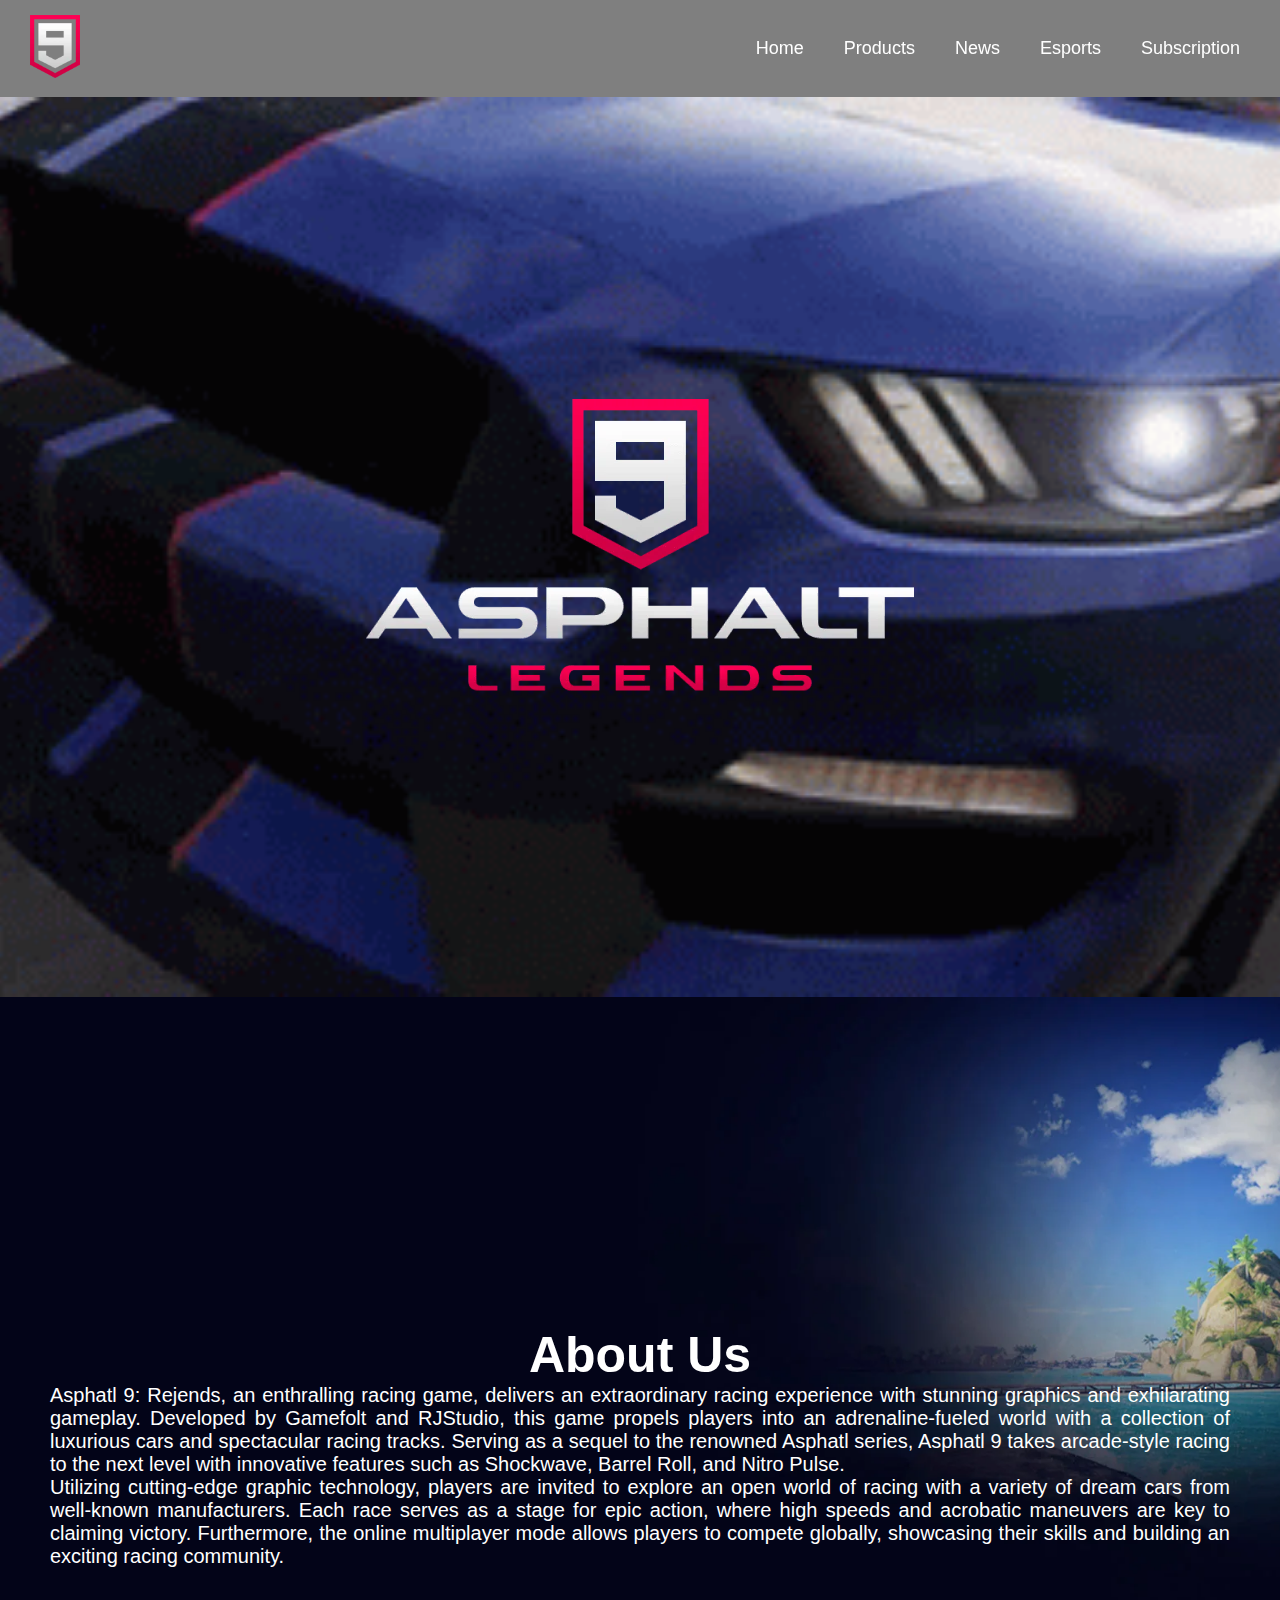
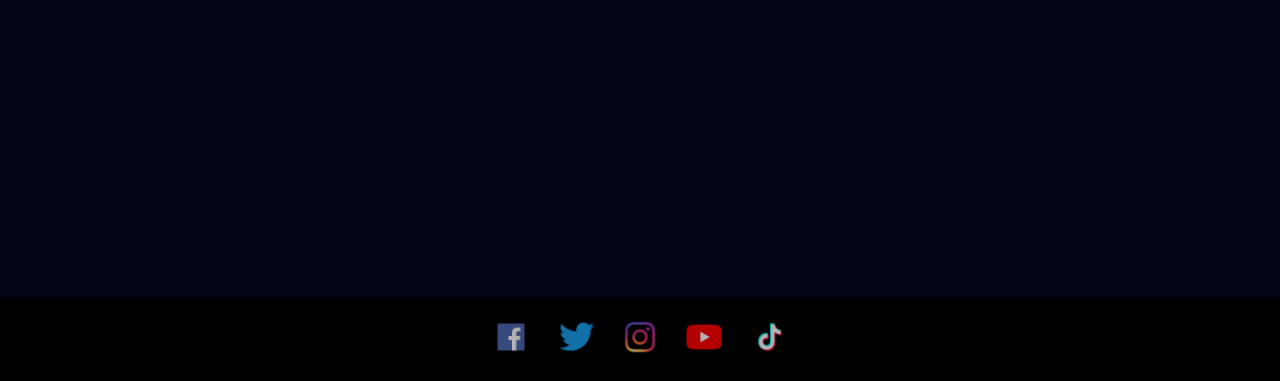
<file: index.html>
<!DOCTYPE html>
<html lang="en">
<head>
    <meta charset="UTF-8">
    <meta name="viewport" content="width=device-width, initial-scale=1.0">
    <title>Homepage</title>
    <link rel="stylesheet" href="styles.css">
</head>
<body>
    <header>
        <nav class="navbar">
            <div class="logo">
                <a href="/"><img src="home/Asphalt_9_legend.png" alt="Website Logo" ></a>
            </div>
            <ul class="nav-links">
                <li><a href="/">Home</a></li>
                <li><a href="/products/product.html">Products</a></li>
                <li><a href="/news/news.html">News</a></li>
                <li><a href="/esports/esports.html">Esports</a></li>
                <li><a href="/subscription/subscription.html">Subscription</a></li>
            </ul>
        </nav>
    </header>
    <main>
        <section id="home">
            <a href="https://www.youtube.com/watch?v=ot63S91Ihwk"><img src="home/middlelogo.jpg" alt="Website Logo"></a>
        </section>
        <section id="information">
            <h2 style="size: 500px;">About Us</h2>
            <p>Asphatl 9: Rejends, an enthralling racing game, delivers an extraordinary racing experience with stunning graphics and exhilarating gameplay. 
                Developed by Gamefolt and RJStudio, this game propels players into an adrenaline-fueled world with a collection of luxurious cars and spectacular racing tracks. 
                Serving as a sequel to the renowned Asphatl series, 
                Asphatl 9 takes arcade-style racing to the next level with innovative features such as Shockwave, Barrel Roll, and Nitro Pulse.</p>
            <p>Utilizing cutting-edge graphic technology, players are invited to explore an open world of racing with a variety of dream cars from well-known manufacturers. 
                Each race serves as a stage for epic action, where high speeds and acrobatic maneuvers are key to claiming victory. 
                Furthermore, the online multiplayer mode allows players to compete globally, 
                showcasing their skills and building an exciting racing community.</p>
            <p></p>
        </section>
    </main>
    <footer>
        <div class="social-media">
            <a href="https://gmlft.co/A9_FB_Website"><img src="facebook.png" alt="Facebook"></a>
            <a href="https://gmlft.co/A9_TW_Website"><img src="twitter.png" alt="Twitter"></a>
            <a href="https://gmlft.co/A9_IG_Website"><img src="instagram.png" alt="Instagram"></a>
            <a href="https://gmlft.co/A9_YT_Website"><img src="youtube.png" alt="Youtube"></a>
            <a href="https://gmlft.co/A9-TT-Website"><img src="tiktok.png" alt="Tiktok"></a>
        </div>
    </footer>    
    <script src="script.js"></script>
</body>
</html>
</file>
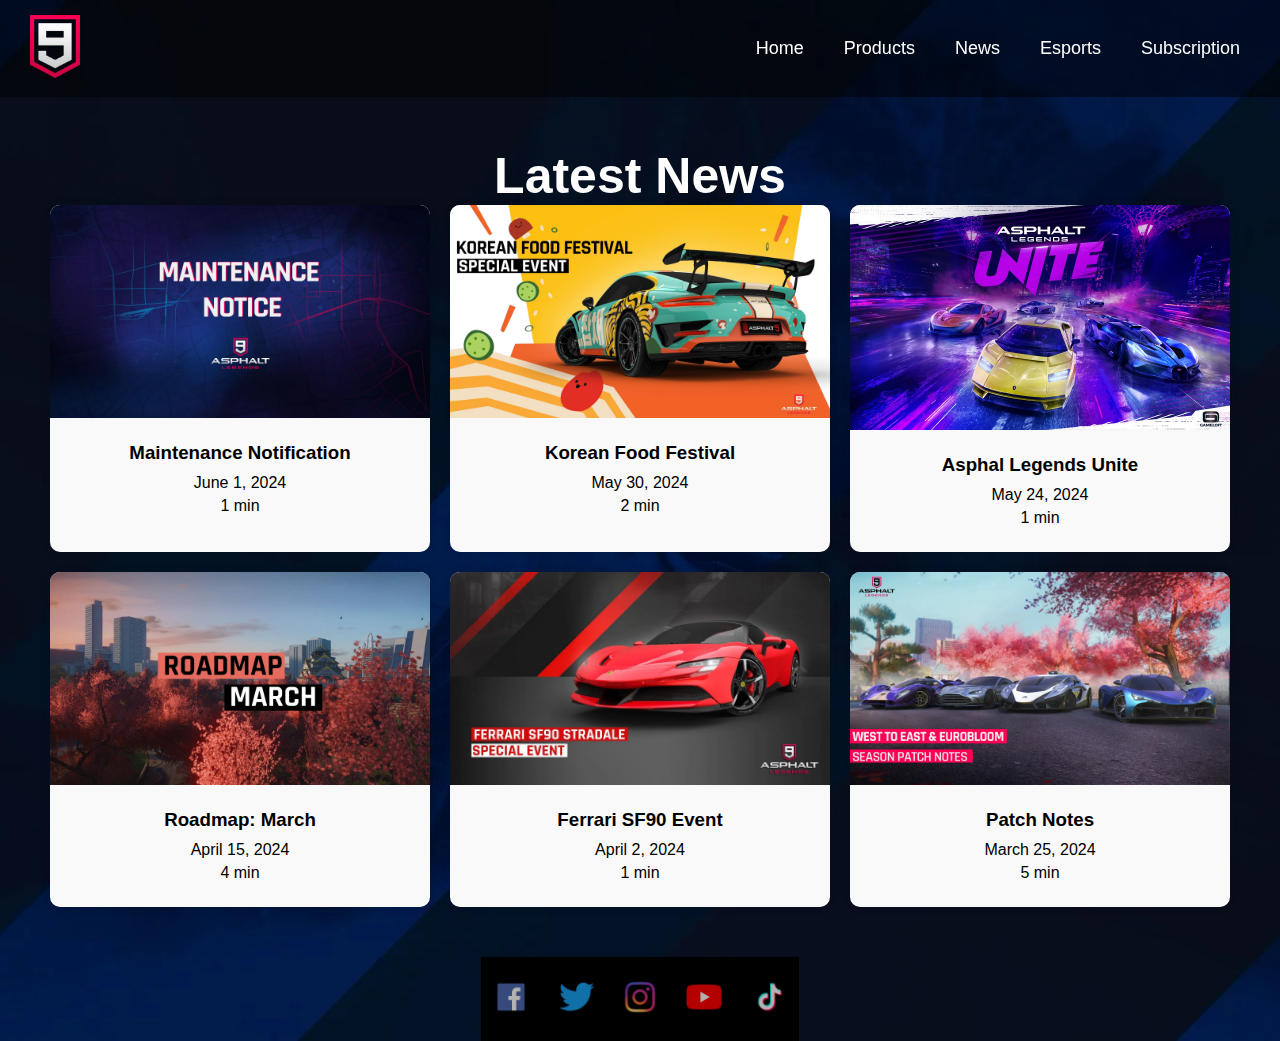
<file: news/news.html>
<!DOCTYPE html>
<html lang="en">
<head>
    <meta charset="UTF-8">
    <meta name="viewport" content="width=device-width, initial-scale=1.0">
    <title>News</title>
    <link rel="stylesheet" href="../styles.css">
    <link rel="stylesheet" href="style.css">
</head>
<body>
    <header>
        <nav class="navbar">
            <div class="logo">
                <a href="/"><img src="images/Asphalt_9_legend.png" alt="Website Logo" ></a>
            </div>
            <ul class="nav-links">
                <li><a href="/">Home</a></li>
                <li><a href="/products/product.html">Products</a></li>
                <li><a href="/news/news.html">News</a></li>
                <li><a href="/esports/esports.html">Esports</a></li>
                <li><a href="/subscription/subscription.html">Subscription</a></li>
            </ul>
        </nav>
    </header>
    <main>
        <section id="news">
            <h2>Latest News</h2>
            <div class="news-list">
                <div class="news-item">
                    <img src="images/news1.jpg" alt="News Image">
                    <div class="news-content">
                        <h3>Maintenance Notification</h3>
                        <p>June 1, 2024</p>
                        <p>1 min</p>
                    </div>
                </div>
                <div class="news-item">
                    <img src="images/news2.jpg" alt="News Image">
                    <div class="news-content">
                        <h3>Korean Food Festival</h3>
                        <p>May 30, 2024</p>
                        <p>2 min</p>
                    </div>
                </div>
                <div class="news-item">
                    <img src="images/news3.jpg" alt="News Image">
                    <div class="news-content">
                        <h3>Asphal Legends Unite</h3>
                        <p>May 24, 2024</p>
                        <p>1 min</p>
                    </div>
                </div>
                <div class="news-item">
                    <img src="images/news4.jpg" alt="News Image">
                    <div class="news-content">
                        <h3>Roadmap: March</h3>
                        <p>April 15, 2024</p>
                        <p>4 min</p>
                    </div>
                </div>
                <div class="news-item">
                    <img src="images/news5.jpg" alt="News Image">
                    <div class="news-content">
                        <h3>Ferrari SF90 Event</h3>
                        <p>April 2, 2024</p>
                        <p>1 min</p>
                    </div>
                </div>
                <div class="news-item">
                    <img src="images/news6.jpg" alt="News Image">
                    <div class="news-content">
                        <h3>Patch Notes</h3>
                        <p>March 25, 2024</p>
                        <p>5 min</p>
                    </div>
                </div>
            </div>
        </section>
    </main>
    <footer>
        <div class="social-media">
            <a href="https://gmlft.co/A9_FB_Website"><img src="../facebook.png" alt="Facebook"></a>
            <a href="https://gmlft.co/A9_TW_Website"><img src="../twitter.png" alt="Twitter"></a>
            <a href="https://gmlft.co/A9_IG_Website"><img src="../instagram.png" alt="Instagram"></a>
            <a href="https://gmlft.co/A9_YT_Website"><img src="../youtube.png" alt="Youtube"></a>
            <a href="https://gmlft.co/A9-TT-Website"><img src="../tiktok.png" alt="Tiktok"></a>
        </div>
    </footer>
    <script src="../script.js"></script>
</body>
</html>
</file>
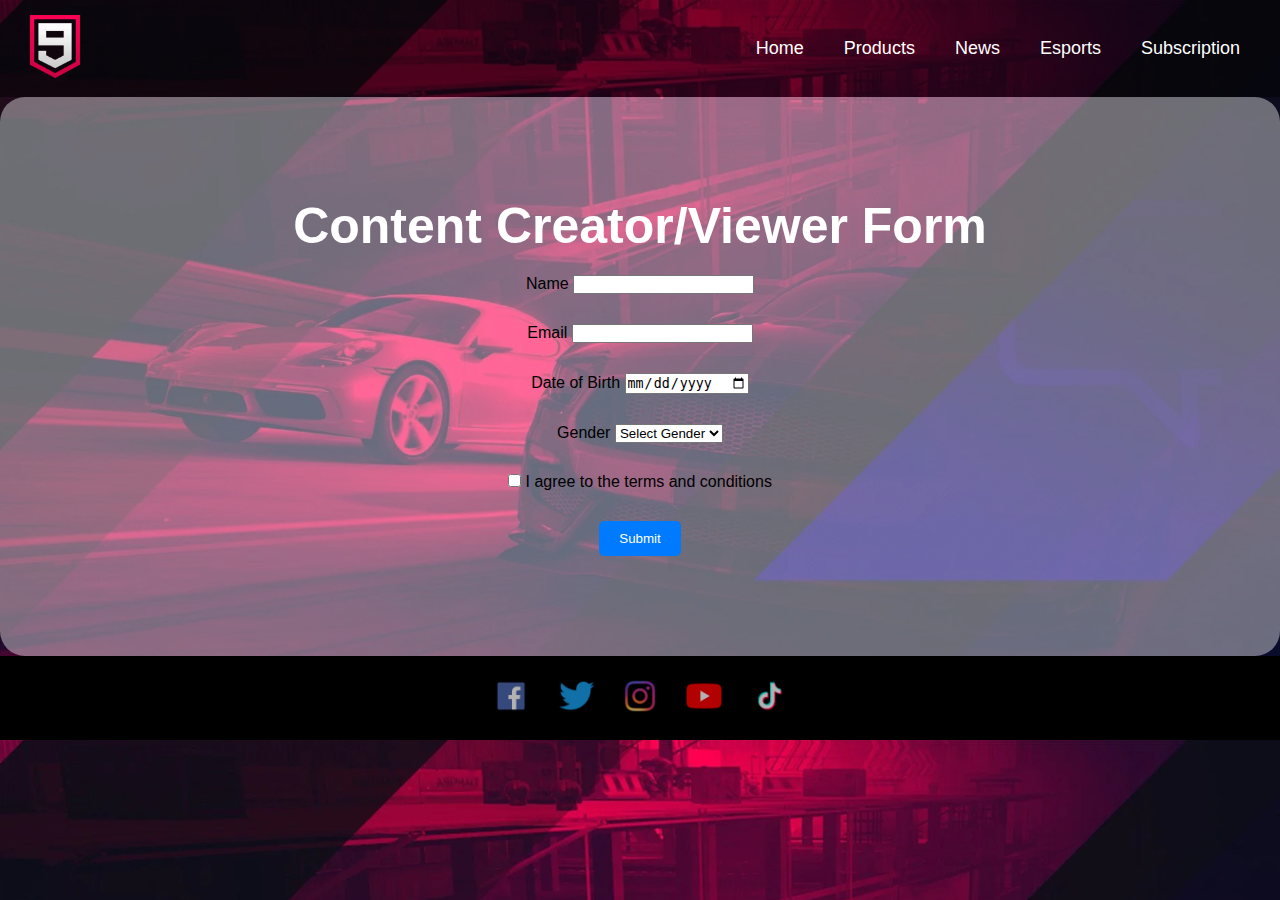
<file: subscription/subscription.html>
<!DOCTYPE html>
<html lang="en">
<head>
    <meta charset="UTF-8">
    <meta name="viewport" content="width=device-width, initial-scale=1.0">
    <title>Subscription</title>
    <link rel="stylesheet" href="../styles.css">
    <link rel="stylesheet" href="style.css">
</head>
<body>
    <header>
        <nav class="navbar">
            <div class="logo">
                <a href="/"><img src="Asphalt_9_legend.png" alt="Website Logo" ></a>
            </div>
            <ul class="nav-links">
                <li><a href="https://frappeee.github.io/Simple-Website">Home</a></li>
                <li><a href="https://frappeee.github.io/Simple-Website/products/product.html">Products</a></li>
                <li><a href="https://frappeee.github.io/Simple-Website/news/news.html">News</a></li>
                <li><a href="https://frappeee.github.io/Simple-Website/esports/esports.html">Esports</a></li>
                <li><a href="https://frappeee.github.io/Simple-Website/subscription/subscription.html">Subscription</a></li>
            </ul>
        </nav>
    </header>
    <main>
        <section id="subscription-form">
            <h2>Content Creator/Viewer Form</h2>
            <form id="subscribe-form" action="#" method="POST">
                <div class="form-group">
                    <label for="name">Name</label>
                    <input type="text" id="name" name="name" required>
                    <span class="error-message" id="name-error"></span>
                </div>
                <div class="form-group">
                    <label for="email">Email</label>
                    <input type="email" id="email" name="email" required>
                    <span class="error-message" id="email-error"></span>
                </div>
                <div class="form-group">
                    <label for="dob">Date of Birth</label>
                    <input type="date" id="dob" name="dob" required>
                    <span class="error-message" id="dob-error"></span>
                </div>
                <div class="form-group">
                    <label for="gender">Gender</label>
                    <select id="gender" name="gender" required>
                        <option value="">Select Gender</option>
                        <option value="male">Male</option>
                        <option value="female">Female</option>
                        <option value="other">Other</option>
                    </select>
                    <span class="error-message" id="gender-error"></span>
                </div>
                <div class="form-group">
                    <label>
                        <input type="checkbox" id="agree" name="agree" required>
                        I agree to the terms and conditions
                    </label>
                    <span class="error-message" id="agree-error"></span>
                </div>
                <button type="submit">Submit</button>
            </form>
        </section>
    </main>
    <footer>
        <div class="social-media">
            <a href="https://gmlft.co/A9_FB_Website"><img src="../facebook.png" alt="Facebook"></a>
            <a href="https://gmlft.co/A9_TW_Website"><img src="../twitter.png" alt="Twitter"></a>
            <a href="https://gmlft.co/A9_IG_Website"><img src="../instagram.png" alt="Instagram"></a>
            <a href="https://gmlft.co/A9_YT_Website"><img src="../youtube.png" alt="Youtube"></a>
            <a href="https://gmlft.co/A9-TT-Website"><img src="../tiktok.png" alt="Tiktok"></a>
        </div>
    </footer>    
    <script src="../script.js"></script>
    <script src="subscription.js"></script>
</body>

</html>
</file>
<file: styles.css>
* {
    margin: 0;
    padding: 0;
    box-sizing: border-box;
}

body {
    font-family: Arial, sans-serif;
    scroll-behavior: smooth;
}

header {
    position: sticky;
    top: 0;
    width: 100%;
    z-index: 1000;
}

.navbar {
    display: flex;
    justify-content: space-between;
    align-items: center;
    padding: 15px 30px;
    background-color: rgba(0, 0, 0, 0.5);
    color: white;
}

.navbar .logo img {
    width: 50px;
    height: auto;
}

.navbar .nav-links {
    list-style: none;
    display: flex;
    gap: 20px;
}

.navbar .nav-links li {
    display: inline;
}

.navbar .nav-links a {
    color: white;
    text-decoration: none;
    font-size: 18px;
    padding: 5px 10px;
    transition: background-color 0.5s ease;
}

.navbar .nav-links a:hover {
    background-color: rgba(255, 255, 255, 0.2);
    border-radius: 5px;
}

footer {
    background-color: black;
    color: #fff;
    padding: 20px 0;
    text-align: center;
}

.social-media a {
    margin: 0 10px;
    display: inline-block;
}

.social-media img {
    width: 40px;
    height: 40px;
    opacity: 0.7;
}

.social-media img:hover {
    opacity: 1;
}

main {
    display: flex;
    flex-direction: column;
    align-items: center;
    text-align: center;
}

h2 {
    font-weight: bold;
    color: white;
    font-size: 50px;
}

section {
    padding: 50px;
    width: 100%;
}

section#home {
    height: 100vh;
    background-image: url('home/background.gif');
    background-size: cover;
    background-position: center;
    background-repeat: no-repeat;
    display: flex;
    flex-direction: column;
    justify-content: center;
    align-items: center;
    color: white;
}

section#information {
    height: 100vh;
    background-image: url('home/information.jpg');
    background-size: cover;
    background-position: center;
    background-repeat: no-repeat;
    display: flex;
    flex-direction: column;
    justify-content: center;
    align-items: center;
    color: white;
}
section#information p {
    font-weight: 400;
    color: white;
    font-size: 20px;
    text-align: justify;
}
</file>
<file: news/style.css>
body {
    background-image: url('images/background.jpg');
    background-size: cover;
    background-position: center;
    background-repeat: no-repeat;
    display: flex;
    flex-direction: column;
    justify-content: center;
    align-items: center;
}

#news {
    padding: 50px;
    text-align: center;
}

h2 {
    font-weight: bold;
    color: white;
    font-size: 50px;
}

.news-list {
    display: grid;
    grid-template-columns: repeat(3, 1fr); /* Three columns */
    grid-gap: 20px;
}

.news-item {
    background-color: #f9f9f9;
    border-radius: 10px;
    box-shadow: 0 0 10px rgba(0, 0, 0, 0.1);
    overflow: hidden;
}

.news-item img {
    width: 100%;
    height: auto;
}

.news-content {
    padding: 20px;
}

.news-content h3 {
    margin-bottom: 10px;
}

.news-content p {
    margin-bottom: 5px;
}
</file>
<file: subscription/style.css>
body {
    background-image: url('background.jpg'); 
    background-size: cover;
    background-position: center;
}

#subscription-form {
    text-align: center;
    padding: 100px;
    background-color: rgba(255, 255, 255, 0.4);
    border-radius: 25px;
}

.form-group {
    margin-top: 20px;
    margin-bottom: 30px;
}

.error-message {
    color: red;
    font-size: 14px;
}

button[type="submit"] {
    padding: 10px 20px;
    background-color: #007bff;
    color: #fff;
    border: none;
    border-radius: 5px;
    cursor: pointer;
    transition: background-color 0.3s ease;
}

button[type="submit"]:hover {
    background-color: #0056b3;
}
</file>
